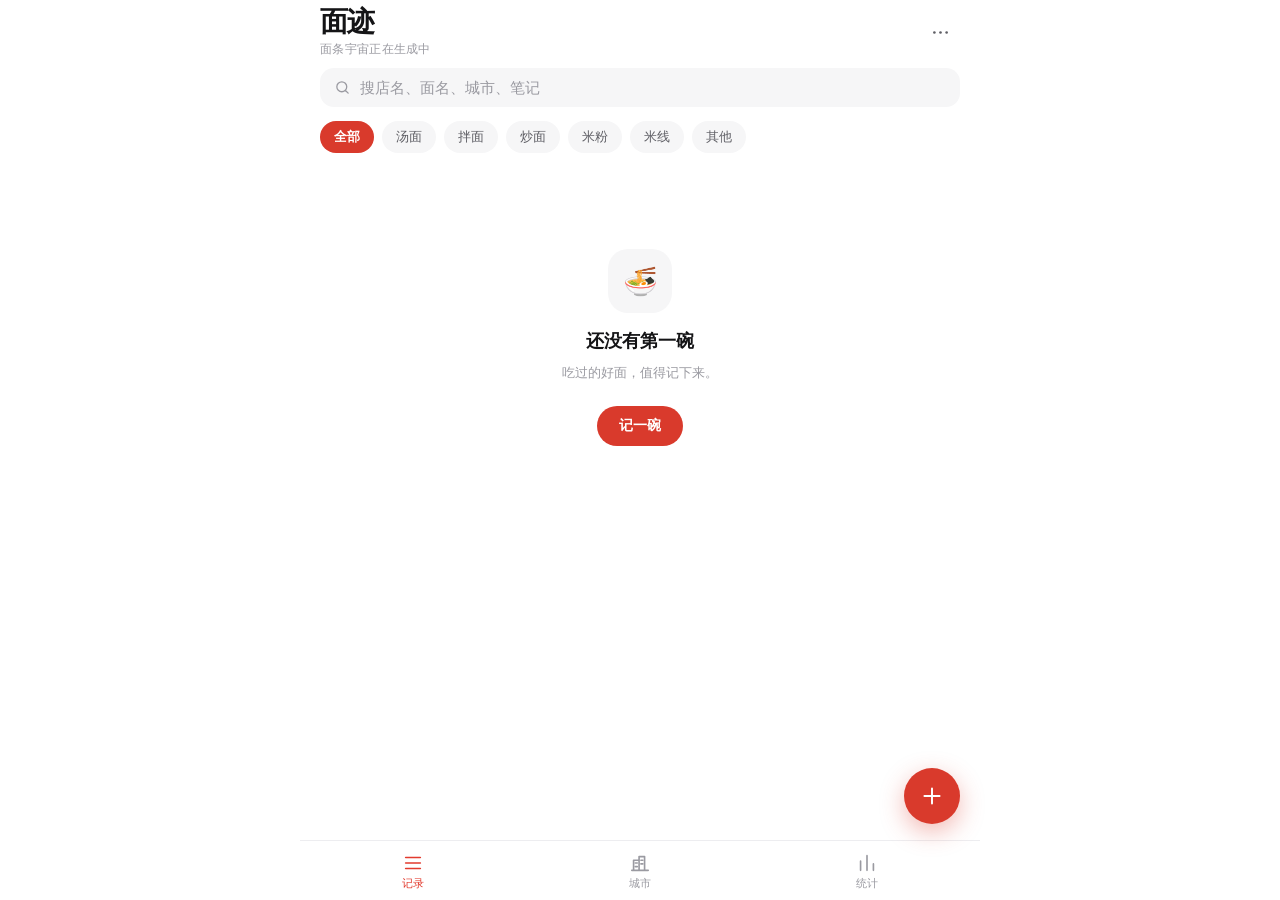
<file: index.html>
<!DOCTYPE html>
<html lang="zh-CN">
<head>
<meta charset="UTF-8">
<meta name="viewport" content="width=device-width, initial-scale=1, viewport-fit=cover">
<meta name="theme-color" content="#ffffff" media="(prefers-color-scheme: light)">
<meta name="theme-color" content="#0e0e0f" media="(prefers-color-scheme: dark)">
<meta name="apple-mobile-web-app-capable" content="yes">
<meta name="apple-mobile-web-app-status-bar-style" content="default">
<meta name="apple-mobile-web-app-title" content="面迹">
<title>面迹 · 面条宇宙正在生成中</title>
<link rel="manifest" href="manifest.webmanifest">
<link rel="apple-touch-icon" href="icons/apple-touch-icon.png">
<link rel="icon" href="icons/icon-192.png">
<link rel="stylesheet" href="styles.css">
</head>
<body>

<!-- Inline icons -->
<svg width="0" height="0" style="position:absolute" aria-hidden="true">
  <symbol id="i-bowl" viewBox="0 0 24 24">
    <path class="fill" d="M3.6 12.4h16.8c0 4.7-3.76 8.6-8.4 8.6s-8.4-3.9-8.4-8.6Z"/>
    <path d="M8 12.2c0-1.9 1.2-2.5 1.2-4.1M12 12.2c0-2.3 1.2-2.9 1.2-5M16 12.2c0-1.9 1.2-2.5 1.2-4.1"/>
    <path d="M14.3 10.6 20.2 4.7"/>
  </symbol>
  <symbol id="i-list" viewBox="0 0 24 24">
    <path d="M4 6h16M4 12h16M4 18h16"/>
  </symbol>
  <symbol id="i-city" viewBox="0 0 24 24">
    <path d="M3 20h18M5 20V9h6v11M11 20V5h6v15M7 12h2M7 16h2M13 9h2M13 13h2M17 10v10"/>
  </symbol>
  <symbol id="i-chart" viewBox="0 0 24 24">
    <path d="M5 20V10M12 20V4M19 20v-7"/>
  </symbol>
  <symbol id="i-plus" viewBox="0 0 24 24">
    <path d="M12 5v14M5 12h14"/>
  </symbol>
  <symbol id="i-search" viewBox="0 0 24 24">
    <circle cx="11" cy="11" r="7"/><path d="m20 20-3.5-3.5"/>
  </symbol>
  <symbol id="i-camera" viewBox="0 0 24 24">
    <path d="M4 8h3l1.5-2h7L17 8h3v11H4Z"/><circle cx="12" cy="13" r="3.5"/>
  </symbol>
  <symbol id="i-x" viewBox="0 0 24 24">
    <path d="m6 6 12 12M18 6 6 18"/>
  </symbol>
  <symbol id="i-more" viewBox="0 0 24 24">
    <circle cx="5" cy="12" r="1.5" class="dot"/><circle cx="12" cy="12" r="1.5" class="dot"/><circle cx="19" cy="12" r="1.5" class="dot"/>
  </symbol>
  <symbol id="i-trash" viewBox="0 0 24 24">
    <path d="M4 7h16M9 7V5h6v2M7 7l1 13h8l1-13"/>
  </symbol>
  <symbol id="i-share" viewBox="0 0 24 24">
    <path d="M12 15V4M8.5 7.5 12 4l3.5 3.5"/>
    <path d="M6 11H5v9h14v-9h-1"/>
  </symbol>
</svg>

<header class="topbar">
  <div class="brand">
    <div>
      <h1>面迹</h1>
      <p>面条宇宙正在生成中</p>
    </div>
  </div>
  <button class="icon-btn" id="btn-menu" aria-label="更多">
    <svg><use href="#i-more"/></svg>
  </button>
</header>

<main id="main">

  <!-- ===================== List ===================== -->
  <section class="view active" id="view-list">
    <div class="list-tools">
      <label class="search">
        <svg><use href="#i-search"/></svg>
        <input id="search" type="search" placeholder="搜店名、面名、城市、笔记" autocomplete="off">
      </label>
      <div class="filter-tabs" id="type-filter"></div>
      <div class="list-summary" id="list-summary"></div>
    </div>
    <div class="cards" id="cards"></div>
    <div class="empty" id="empty-list" hidden>
      <div class="empty-icon">🍜</div>
      <h2>还没有第一碗</h2>
      <p>吃过的好面，值得记下来。</p>
      <button class="btn primary" id="empty-add">记一碗</button>
    </div>
  </section>

  <!-- ===================== Cities ===================== -->
  <section class="view" id="view-city">
    <div class="city-wrap" id="city-list"></div>
  </section>

  <!-- ===================== Stats ===================== -->
  <section class="view" id="view-stats">
    <div class="stats" id="stats"></div>
  </section>

</main>

<nav class="tabbar" id="tabbar">
  <button data-view="list" class="active">
    <svg><use href="#i-list"/></svg><span>记录</span>
  </button>
  <button class="fab" id="btn-add" aria-label="记一碗">
    <svg><use href="#i-plus"/></svg>
  </button>
  <button data-view="city">
    <svg><use href="#i-city"/></svg><span>城市</span>
  </button>
  <button data-view="stats">
    <svg><use href="#i-chart"/></svg><span>统计</span>
  </button>
</nav>

<!-- ===================== Form sheet ===================== -->
<section class="sheet form-sheet" id="form-sheet" hidden>
  <header class="sheet-head">
    <button class="text-btn" id="form-cancel">取消</button>
    <h2 id="form-title">记一碗</h2>
    <button class="text-btn strong" id="form-save">保存</button>
  </header>

  <form id="record-form" class="form-body" autocomplete="off">
    <input type="hidden" id="f-id">

    <div class="photo-field">
      <input type="file" id="f-photo" accept="image/*" hidden>
      <button type="button" class="photo-add" id="photo-add">
        <svg><use href="#i-camera"/></svg>
        <span>拍一张，或从相册选</span>
      </button>
      <div class="photo-preview" id="photo-preview" hidden>
        <img id="photo-img" alt="">
        <button type="button" class="photo-remove" id="photo-remove" aria-label="移除照片">
          <svg><use href="#i-x"/></svg>
        </button>
      </div>
    </div>

    <div class="field">
      <label for="f-shop">店名 <em>必填</em></label>
      <input id="f-shop" type="text" placeholder="例：彬彬面馆" required>
    </div>

    <div class="field">
      <label for="f-dish">这碗面</label>
      <input id="f-dish" type="text" placeholder="例：红烧牛肉面">
    </div>

    <div class="field">
      <label>类型</label>
      <div class="chips" id="type-picker"></div>
      <div class="custom-type-row" id="custom-type-row" hidden>
        <input id="f-custom-type" type="text" maxlength="12" placeholder="新的分类，如：米皮、冷面">
        <button type="button" class="mini-btn" id="btn-custom-type">添加</button>
      </div>
    </div>

    <div class="field">
      <label for="f-tag-input">标签 <em>菜系、地域、印象</em></label>
      <div class="tag-selected" id="tag-selected"></div>
      <div class="input-with-btn">
        <input id="f-tag-input" type="text" maxlength="16" placeholder="例：兰州、清真、苍蝇馆子">
        <button type="button" class="mini-btn" id="btn-add-tag">添加</button>
      </div>
      <div class="tag-suggest" id="tag-suggest"></div>
    </div>

    <div class="field">
      <label>好吃程度 <span class="rating-label" id="rating-label"></span></label>
      <div class="rating-picker" id="rating-picker"></div>
    </div>

    <div class="field-row">
      <div class="field">
        <label for="f-price">价格（元）</label>
        <input id="f-price" type="number" inputmode="decimal" min="0" step="1" placeholder="0">
      </div>
      <div class="field">
        <label for="f-date">日期</label>
        <input id="f-date" type="date">
      </div>
    </div>

    <div class="field">
      <label for="f-city">城市 / 地点</label>
      <input id="f-city" type="text" placeholder="例：温州苍南">
    </div>

    <div class="field">
      <label for="f-notes">一句话感受</label>
      <textarea id="f-notes" rows="3" placeholder="汤头、面条、当时的心情……"></textarea>
    </div>

    <button type="button" class="danger-link" id="form-delete" hidden>
      <svg><use href="#i-trash"/></svg>删除这碗
    </button>
  </form>
</section>

<!-- ===================== Detail sheet ===================== -->
<section class="sheet detail-sheet" id="detail-sheet" hidden>
  <header class="sheet-head">
    <button class="text-btn" id="detail-close">返回</button>
    <h2>这一碗</h2>
    <button class="text-btn" id="detail-edit">编辑</button>
  </header>
  <div class="detail-body" id="detail-body"></div>
</section>

<!-- ===================== Poster sheet ===================== -->
<section class="sheet poster-sheet" id="poster-sheet" hidden>
  <header class="sheet-head">
    <button class="text-btn" id="poster-close">关闭</button>
    <h2>分享这碗</h2>
    <button class="text-btn strong" id="poster-share">分享</button>
  </header>
  <div class="poster-body">
    <img id="poster-img" alt="分享图">
  </div>
</section>

<!-- ===================== Menu sheet ===================== -->
<section class="sheet menu-sheet" id="menu-sheet" hidden>
  <div class="sheet-grab"></div>
  <h2>面迹</h2>
  <div class="menu-list">
    <button id="btn-export">导出备份（JSON）</button>
    <button id="btn-import">导入备份</button>
    <button id="btn-clear" class="danger">清空所有记录</button>
  </div>
  <p class="menu-note" id="menu-meta"></p>
  <p class="menu-note">所有记录只存在这台设备上。不会上传，也不会同步——换设备记得先导出。</p>
  <input type="file" id="import-file" accept="application/json,.json" hidden>
</section>

<div class="backdrop" id="backdrop" hidden></div>
<div class="toast" id="toast" hidden></div>

<script type="module" src="app.js"></script>
</body>
</html>
</file>
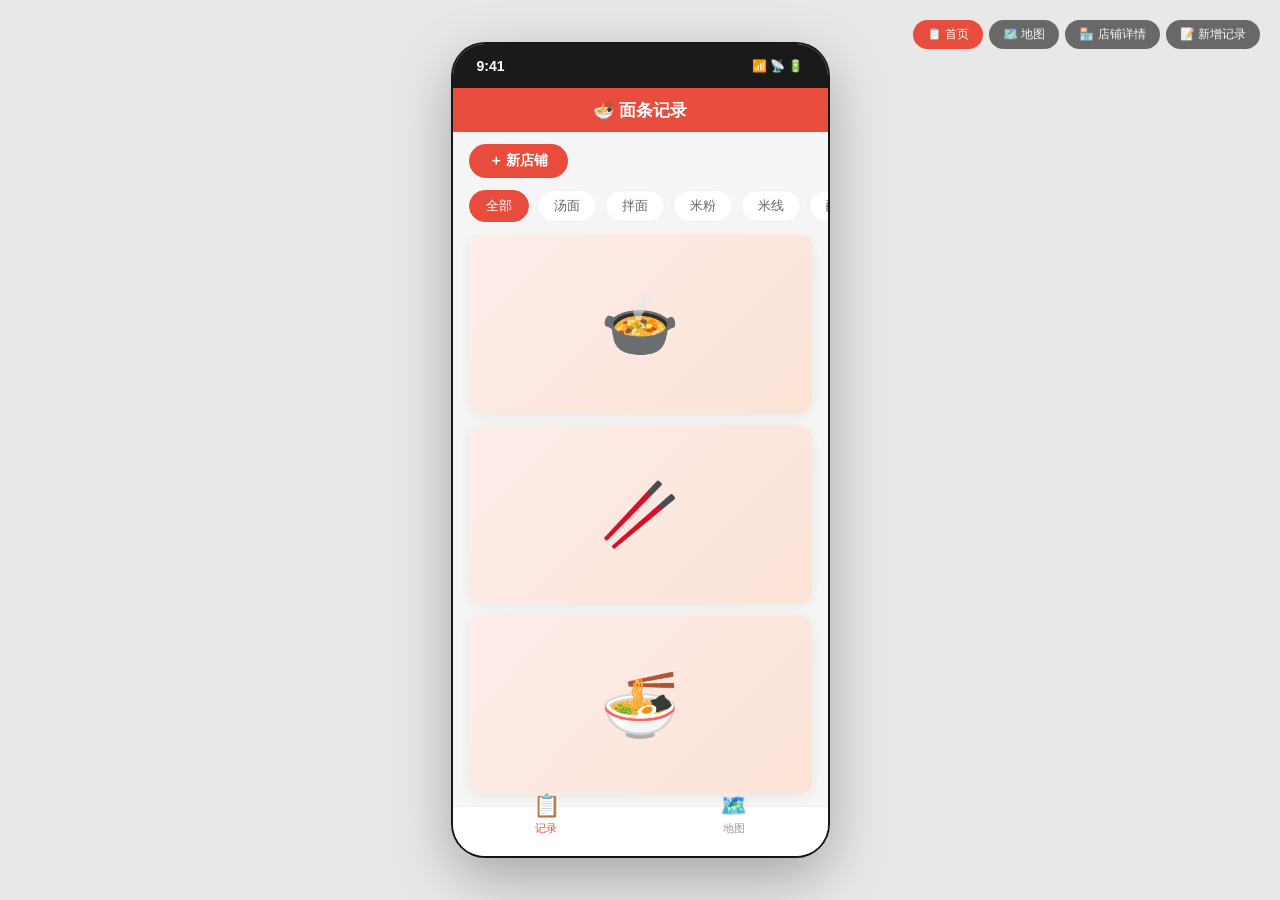
<file: mockup/index.html>
<!DOCTYPE html>
<html lang="zh-CN">
<head>
<meta charset="UTF-8">
<meta name="viewport" content="width=device-width, initial-scale=1.0">
<title>🍜 面条记录 — Mockup</title>
<style>
/* ============================================================
   Global Reset & Variables
   ============================================================ */
*, *::before, *::after { box-sizing: border-box; margin: 0; padding: 0; }

:root {
  --red:       #e74c3c;
  --red-light: #fdecea;
  --red-dark:  #c0392b;
  --orange:    #f39c12;
  --bg:        #f5f5f5;
  --card:      #ffffff;
  --text:      #2c2c2c;
  --text-2:    #666666;
  --text-3:    #999999;
  --border:    #f0f0f0;
  --shadow:    0 2px 12px rgba(0,0,0,0.06);
  --radius:    12px;
  --radius-sm: 8px;
  --nav-h:     44px;
  --tab-h:     50px;
  --safe-b:    34px;
}

body {
  font-family: -apple-system, BlinkMacSystemFont, "PingFang SC", "Helvetica Neue", sans-serif;
  background: #e8e8e8;
  display: flex;
  justify-content: center;
  align-items: center;
  min-height: 100vh;
  padding: 20px;
}

/* ============================================================
   Phone Frame
   ============================================================ */
.phone-frame {
  width: 375px;
  height: 812px;
  background: var(--bg);
  border-radius: 32px;
  overflow: hidden;
  box-shadow: 0 20px 60px rgba(0,0,0,0.3), 0 0 0 2px #1a1a1a;
  position: relative;
  display: flex;
  flex-direction: column;
}

/* Status Bar */
.status-bar {
  height: 44px;
  background: #1a1a1a;
  color: #fff;
  display: flex;
  justify-content: space-between;
  align-items: center;
  padding: 0 24px;
  font-size: 12px;
  font-weight: 600;
  flex-shrink: 0;
}
.status-bar .time { font-size: 14px; }
.status-bar .icons { display: flex; gap: 6px; }

/* Screen Container */
.screen { display: none; flex-direction: column; flex: 1; overflow: hidden; }
.screen.active { display: flex; }

/* ============================================================
   Nav Bar
   ============================================================ */
.nav-bar {
  height: var(--nav-h);
  background: var(--red);
  color: #fff;
  display: flex;
  align-items: center;
  justify-content: center;
  font-size: 17px;
  font-weight: 600;
  flex-shrink: 0;
  position: relative;
}
.nav-bar .back-btn {
  position: absolute; left: 12px;
  font-size: 20px; cursor: pointer;
  width: 32px; height: 32px;
  display: flex; align-items: center; justify-content: center;
}
.nav-bar .action-btn {
  position: absolute; right: 12px;
  font-size: 14px; cursor: pointer;
  padding: 4px 12px;
  border-radius: 16px;
  background: rgba(255,255,255,0.2);
}

/* ============================================================
   Tab Bar
   ============================================================ */
.tab-bar {
  height: var(--tab-h);
  background: #fff;
  display: flex;
  border-top: 1px solid var(--border);
  flex-shrink: 0;
  padding-bottom: var(--safe-b);
}
.tab-item {
  flex: 1;
  display: flex; flex-direction: column;
  align-items: center; justify-content: center;
  font-size: 11px; color: var(--text-3);
  cursor: pointer;
  transition: color 0.2s;
}
.tab-item.active { color: var(--red); }
.tab-item .tab-icon { font-size: 22px; margin-bottom: 2px; }

/* ============================================================
   Screen 1: Index — Record Timeline
   ============================================================ */

/* Header Actions */
.header-actions {
  display: flex; align-items: center;
  padding: 12px 16px; gap: 10px; flex-shrink: 0;
}
.btn-new-shop {
  background: var(--red); color: #fff;
  border: none; border-radius: 20px;
  padding: 8px 20px; font-size: 14px; font-weight: 600;
  cursor: pointer; white-space: nowrap;
  display: flex; align-items: center; gap: 4px;
}

/* Tag Filter */
.tag-filter {
  display: flex; gap: 8px;
  padding: 0 16px 12px; flex-shrink: 0;
  overflow-x: auto; -webkit-overflow-scrolling: touch;
}
.tag-filter::-webkit-scrollbar { display: none; }
.tag {
  padding: 6px 16px; border-radius: 16px;
  font-size: 13px; white-space: nowrap; cursor: pointer;
  background: #fff; color: var(--text-2);
  border: 1px solid var(--border);
  transition: all 0.2s;
}
.tag.active { background: var(--red); color: #fff; border-color: var(--red); }

/* Record List */
.record-list {
  flex: 1; overflow-y: auto;
  padding: 0 16px 12px;
  display: flex; flex-direction: column; gap: 12px;
}

/* Record Card */
.record-card {
  background: var(--card); border-radius: var(--radius);
  box-shadow: var(--shadow); overflow: hidden; cursor: pointer;
  transition: transform 0.15s;
}
.record-card:active { transform: scale(0.98); }
.record-card .card-img {
  width: 100%; height: 180px; object-fit: cover;
  background: linear-gradient(135deg, #fdecea, #fce4d6);
  display: flex; align-items: center; justify-content: center;
  font-size: 64px;
}
.record-card .card-body { padding: 12px 14px; }
.record-card .card-title {
  font-size: 16px; font-weight: 600; color: var(--text);
  display: flex; align-items: center; justify-content: space-between;
}
/* Bowl Rating */
.bowl-rating {
  display: flex; align-items: center; gap: 6px;
}
.bowl-icon {
  font-size: 20px; line-height: 1;
}
.bowl-label {
  font-size: 11px; font-weight: 600;
  padding: 2px 8px; border-radius: 10px;
}
.bowl-label.red  { background: #fdecea; color: #e74c3c; }
.bowl-label.yellow { background: #fef9e7; color: #e67e22; }
.bowl-label.green { background: #eafaf1; color: #27ae60; }
.record-card .card-meta {
  font-size: 12px; color: var(--text-3);
  margin-top: 4px; display: flex; gap: 8px;
}
.record-card .card-meta .shop { color: var(--red); }
.record-card .card-comment {
  font-size: 13px; color: var(--text-2);
  margin-top: 6px; line-height: 1.5;
  display: -webkit-box; -webkit-line-clamp: 2; -webkit-box-orient: vertical;
  overflow: hidden;
}

/* Empty State */
.empty-state {
  flex: 1; display: flex; flex-direction: column;
  align-items: center; justify-content: center;
  color: var(--text-3); gap: 12px;
}
.empty-state .empty-icon { font-size: 64px; }
.empty-state .empty-text { font-size: 15px; }

/* ============================================================
   Screen 2: Map
   ============================================================ */
.map-container {
  flex: 1; position: relative;
  background: #e8e4df;
  overflow: hidden;
}
.map-bg {
  width: 100%; height: 100%;
  /* Simulated map with grid */
  background:
    linear-gradient(#e0dcd6 1px, transparent 1px),
    linear-gradient(90deg, #e0dcd6 1px, transparent 1px),
    linear-gradient(#f0ece6 0%, #e8e4df 100%);
  background-size: 40px 40px, 40px 40px, 100% 100%;
  position: relative;
}

/* Map Markers */
.map-marker {
  position: absolute;
  display: flex; flex-direction: column; align-items: center;
  cursor: pointer;
  transform: translate(-12px, -36px);
}
.map-marker .pin {
  width: 28px; height: 36px;
  background: var(--red);
  border-radius: 50% 50% 50% 0;
  transform: rotate(-45deg);
  box-shadow: 2px 2px 8px rgba(231,76,60,0.4);
  display: flex; align-items: center; justify-content: center;
}
.map-marker .pin::after {
  content: '🍜';
  font-size: 14px;
  transform: rotate(45deg);
}
.map-marker .marker-label {
  font-size: 11px; font-weight: 600; color: var(--text);
  background: #fff; padding: 2px 8px; border-radius: 10px;
  box-shadow: 0 2px 6px rgba(0,0,0,0.15);
  white-space: nowrap; margin-top: -4px;
  position: relative; z-index: 2;
}

/* Map Search Bar */
.map-search {
  position: absolute; top: 12px; left: 12px; right: 60px;
  background: #fff; border-radius: 8px;
  padding: 10px 14px;
  font-size: 14px; color: var(--text-3);
  box-shadow: 0 2px 12px rgba(0,0,0,0.12);
  display: flex; align-items: center; gap: 6px;
}

/* Zoom Controls */
.zoom-controls {
  position: absolute; top: 12px; right: 12px;
  display: flex; flex-direction: column;
  background: #fff; border-radius: 8px;
  box-shadow: 0 2px 12px rgba(0,0,0,0.12);
  overflow: hidden;
}
.zoom-btn {
  width: 40px; height: 40px;
  border: none; background: #fff;
  font-size: 22px; cursor: pointer;
  display: flex; align-items: center; justify-content: center;
  color: #333; user-select: none;
  transition: background 0.15s;
}
.zoom-btn:active { background: #f0f0f0; }
.zoom-btn:first-child { border-bottom: 1px solid #eee; }
.zoom-level {
  position: absolute; top: 100px; right: 12px;
  background: rgba(0,0,0,0.6); color: #fff;
  font-size: 11px; padding: 4px 8px; border-radius: 10px;
  pointer-events: none;
}

/* Bottom Drawer */
.map-drawer {
  position: absolute; bottom: 0; left: 0; right: 0;
  background: #fff;
  border-radius: 20px 20px 0 0;
  box-shadow: 0 -4px 20px rgba(0,0,0,0.1);
  padding: 16px 20px;
  transform: translateY(0);
}
.map-drawer .drawer-handle {
  width: 36px; height: 4px; background: #ddd;
  border-radius: 2px; margin: 0 auto 12px;
}
.map-drawer .shop-name-row {
  display: flex; align-items: center; justify-content: space-between;
}
.map-drawer .shop-name { font-size: 18px; font-weight: 700; }
.map-drawer .shop-rating { font-size: 14px; color: var(--orange); }
.map-drawer .shop-addr { font-size: 13px; color: var(--text-2); margin-top: 4px; }
.map-drawer .shop-stats {
  font-size: 13px; color: var(--text-2); margin-top: 6px;
  display: flex; gap: 16px;
}
.map-drawer .btn-detail {
  margin-top: 12px; width: 100%; padding: 12px;
  background: var(--red); color: #fff;
  border: none; border-radius: 22px;
  font-size: 15px; font-weight: 600; cursor: pointer;
}

/* ============================================================
   Screen 3: Shop Detail
   ============================================================ */

/* Shop Header */
.shop-header {
  background: linear-gradient(135deg, var(--red), var(--red-dark));
  color: #fff; padding: 20px 16px; flex-shrink: 0;
}
.shop-header .shop-name-lg { font-size: 22px; font-weight: 700; }
.shop-header .shop-addr-row {
  font-size: 13px; opacity: 0.85; margin-top: 6px;
  display: flex; align-items: center; gap: 4px;
}
.shop-header .shop-tags {
  display: flex; gap: 6px; margin-top: 10px;
}
.shop-header .shop-tag {
  padding: 4px 12px; border-radius: 12px;
  font-size: 12px;
  background: rgba(255,255,255,0.2);
}
.shop-header .shop-stats-row {
  display: flex; gap: 20px; margin-top: 12px; font-size: 13px;
}

/* Add Record Bar */
.add-record-bar {
  padding: 12px 16px; flex-shrink: 0;
}
.btn-add-record {
  width: 100%; padding: 12px;
  border: 2px dashed var(--red);
  background: var(--red-light);
  color: var(--red);
  border-radius: var(--radius);
  font-size: 15px; font-weight: 600;
  cursor: pointer; display: flex;
  align-items: center; justify-content: center;
  gap: 6px;
}

/* ============================================================
   Screen 4: Record Form
   ============================================================ */

.form-scroll { flex: 1; overflow-y: auto; padding: 16px; }

/* Photo Grid */
.photo-grid {
  display: grid;
  grid-template-columns: repeat(3, 1fr);
  gap: 8px;
  margin-bottom: 20px;
}
.photo-item {
  aspect-ratio: 1;
  border-radius: var(--radius-sm);
  background: #f0f0f0;
  display: flex; align-items: center; justify-content: center;
  font-size: 28px; color: var(--text-3); cursor: pointer;
  border: 2px dashed #ddd;
  overflow: hidden;
}
.photo-item.has-img { border: none; }
.photo-item img {
  width: 100%; height: 100%; object-fit: cover;
}

/* Form Group */
.form-group { margin-bottom: 18px; }
.form-label {
  font-size: 13px; font-weight: 600; color: var(--text-2);
  margin-bottom: 6px; display: block;
}
.form-input {
  width: 100%; padding: 12px 14px;
  border: 1px solid #e0e0e0; border-radius: var(--radius-sm);
  font-size: 15px; background: #fafafa;
  transition: border-color 0.2s;
}
.form-input:focus { outline: none; border-color: var(--red); background: #fff; }

/* Bowl Picker */
.bowl-picker {
  display: flex; gap: 12px; align-items: center;
}
.bowl-picker .bowl-option {
  display: flex; flex-direction: column; align-items: center;
  gap: 4px; cursor: pointer; opacity: 0.4;
  transition: all 0.2s;
  padding: 8px 12px; border-radius: var(--radius-sm);
  border: 2px solid transparent;
}
.bowl-picker .bowl-option.selected {
  opacity: 1; border-color: currentColor;
}
.bowl-picker .bowl-option .bowl-emoji { font-size: 36px; }
.bowl-picker .bowl-option .bowl-text { font-size: 12px; font-weight: 600; }
.bowl-option.red  { color: #e74c3c; }
.bowl-option.yellow { color: #e67e22; }
.bowl-option.green { color: #27ae60; }
.bowl-option.red.selected  { background: #fdecea; }
.bowl-option.yellow.selected { background: #fef9e7; }
.bowl-option.green.selected { background: #eafaf1; }

/* Location Picker */
.location-picker {
  display: flex; align-items: center; gap: 10px;
  padding: 12px 14px;
  border: 1px solid #e0e0e0; border-radius: var(--radius-sm);
  background: #fafafa; cursor: pointer;
}
.location-picker .loc-icon { font-size: 20px; }
.location-picker .loc-text { font-size: 14px; color: var(--red); }

/* Submit Button */
.btn-submit {
  width: 100%; padding: 14px;
  background: var(--red); color: #fff;
  border: none; border-radius: 24px;
  font-size: 16px; font-weight: 700;
  cursor: pointer; margin-top: 8px;
  box-shadow: 0 4px 16px rgba(231,76,60,0.3);
}
.btn-submit:active { opacity: 0.9; }

/* ============================================================
   Screen Switcher (desktop only)
   ============================================================ */
.screen-switcher {
  position: fixed; top: 20px; right: 20px;
  display: flex; gap: 6px; z-index: 100;
  flex-wrap: wrap; justify-content: flex-end;
}
.switch-btn {
  padding: 6px 14px; border-radius: 16px;
  background: #333; color: #fff;
  border: none; font-size: 12px; cursor: pointer;
  opacity: 0.7; transition: opacity 0.2s;
}
.switch-btn:hover, .switch-btn.on { opacity: 1; }
.switch-btn.on { background: var(--red); }
</style>
</head>
<body>

<!-- Screen Switcher -->
<div class="screen-switcher">
  <button class="switch-btn on" onclick="showScreen('index')">📋 首页</button>
  <button class="switch-btn" onclick="showScreen('map')">🗺️ 地图</button>
  <button class="switch-btn" onclick="showScreen('shop-detail')">🏪 店铺详情</button>
  <button class="switch-btn" onclick="showScreen('record-form')">📝 新增记录</button>
</div>

<!-- Phone Frame -->
<div class="phone-frame">

  <!-- Status Bar -->
  <div class="status-bar">
    <span class="time">9:41</span>
    <span class="icons">📶 📡 🔋</span>
  </div>

  <!-- ==========================================================
       Screen 1: Index — 记录时间线
       ========================================================== -->
  <div class="screen active" id="screen-index">
    <div class="nav-bar">🍜 面条记录</div>

    <!-- Header -->
    <div class="header-actions">
      <button class="btn-new-shop" onclick="showScreen('shop-form')">＋ 新店铺</button>
    </div>

    <!-- Tag Filter -->
    <div class="tag-filter">
      <span class="tag active">全部</span>
      <span class="tag">汤面</span>
      <span class="tag">拌面</span>
      <span class="tag">米粉</span>
      <span class="tag">米线</span>
      <span class="tag">酸辣</span>
    </div>

    <!-- Record List -->
    <div class="record-list">
      <!-- Card 1 -->
      <div class="record-card" onclick="showScreen('shop-detail')">
        <div class="card-img">🍲</div>
        <div class="card-body">
          <div class="card-title">
            <span>红烧牛肉面</span>
            <span class="bowl-rating"><span class="bowl-icon">🔴</span><span class="bowl-label red">绝好吃</span></span>
          </div>
          <div class="card-meta">
            <span class="shop">@彬彬面馆</span>
            <span>2026-07-15</span>
            <span>¥22</span>
          </div>
          <p class="card-comment">牛肉炖得软烂入味，汤头浓郁鲜香，面条筋道。老板娘很热情，还送了一碟小菜。</p>
        </div>
      </div>

      <!-- Card 2 -->
      <div class="record-card" onclick="showScreen('shop-detail')">
        <div class="card-img">🥢</div>
        <div class="card-body">
          <div class="card-title">
            <span>猪油拌面</span>
            <span class="bowl-rating"><span class="bowl-icon">🔴</span><span class="bowl-label red">绝好吃</span></span>
          </div>
          <div class="card-meta">
            <span class="shop">@美味斋</span>
            <span>2026-07-10</span>
            <span>¥12</span>
          </div>
          <p class="card-comment">猪油香气扑鼻，搭配脆哨和酸豆角，每一口都层次丰富。苍蝇馆子天花板！</p>
        </div>
      </div>

      <!-- Card 3 -->
      <div class="record-card" onclick="showScreen('shop-detail')">
        <div class="card-img">🍜</div>
        <div class="card-body">
          <div class="card-title">
            <span>螺蛳粉</span>
            <span class="bowl-rating"><span class="bowl-icon">🟡</span><span class="bowl-label yellow">推荐</span></span>
          </div>
          <div class="card-meta">
            <span class="shop">@柳州螺蛳粉</span>
            <span>2026-06-28</span>
            <span>¥18</span>
          </div>
          <p class="card-comment">酸笋够味，辣度适中。米粉Q弹但汤底略咸，下次让老板少放盐。</p>
        </div>
      </div>
    </div>

    <!-- Tab Bar -->
    <div class="tab-bar">
      <div class="tab-item active">
        <span class="tab-icon">📋</span> 记录
      </div>
      <div class="tab-item" onclick="showScreen('map')">
        <span class="tab-icon">🗺️</span> 地图
      </div>
    </div>
  </div>

  <!-- ==========================================================
       Screen 2: Map — 店铺标记
       ========================================================== -->
  <div class="screen" id="screen-map">
    <div class="nav-bar">🗺️ 美食地图</div>

    <div class="map-container">
      <div class="map-bg" id="mapBg">
        <!-- China shape outline (simplified) -->
        <svg style="position:absolute;top:0;left:0;width:100%;height:100%;" viewBox="0 0 375 680">
          <!-- Grid lines for map feel -->
          <defs>
            <pattern id="grid" width="60" height="60" patternUnits="userSpaceOnUse">
              <path d="M 60 0 L 0 0 0 60" fill="none" stroke="#ddd" stroke-width="0.5"/>
            </pattern>
          </defs>
          <rect width="375" height="680" fill="url(#grid)"/>
          <!-- Simplified China outline -->
          <path d="M80,100 Q120,70 180,80 Q220,85 270,90 Q310,100 320,130 Q330,160 310,200 Q290,230 260,260 Q240,280 250,310 Q260,340 240,370 Q220,400 230,440 Q235,470 210,500 Q180,530 160,510 Q140,490 120,460 Q100,430 90,380 Q80,330 70,280 Q60,220 65,160 Q70,120 80,100Z"
                fill="none" stroke="#ccc" stroke-width="2" stroke-dasharray="8,4"/>
          <!-- Province hint lines -->
          <line x1="180" y1="200" x2="250" y2="260" stroke="#e8e4df" stroke-width="1"/>
          <line x1="150" y1="300" x2="220" y2="300" stroke="#e8e4df" stroke-width="1"/>
        </svg>

        <!-- City labels -->
        <div style="position:absolute;top:170px;left:60px;font-size:10px;color:#bbb;font-weight:600;">北京</div>
        <div style="position:absolute;top:230px;left:170px;font-size:10px;color:#bbb;font-weight:600;">上海</div>
        <div style="position:absolute;top:330px;left:110px;font-size:10px;color:#bbb;font-weight:600;">成都</div>

        <!-- Markers — scattered across the "country" -->
        <!-- 彬彬面馆 — 温州区域 -->
        <div class="map-marker" style="top:240px; left:185px;">
          <div class="pin"></div>
          <div class="marker-label">彬彬面馆</div>
        </div>
        <!-- 美味斋 — 成都区域 -->
        <div class="map-marker" style="top:340px; left:100px;">
          <div class="pin"></div>
          <div class="marker-label">美味斋</div>
        </div>
        <!-- 柳州螺蛳粉 — 南方 -->
        <div class="map-marker" style="top:420px; left:155px;">
          <div class="pin"></div>
          <div class="marker-label">柳州螺蛳粉</div>
        </div>
        <!-- 志枝饭店 — 北京区域 -->
        <div class="map-marker" style="top:155px; left:160px;">
          <div class="pin" style="background:#f39c12;"></div>
          <div class="marker-label">志枝饭店</div>
        </div>
        <!-- 海味大酒店 — 上海附近 -->
        <div class="map-marker" style="top:235px; left:195px;">
          <div class="pin"></div>
          <div class="marker-label">海味大酒店</div>
        </div>
      </div>

      <!-- Search -->
      <div class="map-search">🔍 搜索店铺...</div>

      <!-- Zoom Controls -->
      <div class="zoom-controls">
        <button class="zoom-btn" onclick="zoomIn()">＋</button>
        <button class="zoom-btn" onclick="zoomOut()">－</button>
      </div>
      <div class="zoom-level" id="zoomLevel">缩放 5级 · 全国</div>

      <!-- Drawer -->
      <div class="map-drawer">
        <div class="drawer-handle"></div>
        <div class="shop-name-row">
          <span class="shop-name">彬彬面馆</span>
        </div>
        <div class="shop-addr">📍 浙江省温州市苍南县灵溪镇</div>
        <div class="shop-stats">
          <span>3 条记录</span>
          <span>·</span>
          <span>最近: 2026-07-15</span>
        </div>
        <button class="btn-detail" onclick="showScreen('shop-detail')">查看详情 →</button>
      </div>
    </div>

    <!-- Tab Bar -->
    <div class="tab-bar">
      <div class="tab-item" onclick="showScreen('index')">
        <span class="tab-icon">📋</span> 记录
      </div>
      <div class="tab-item active">
        <span class="tab-icon">🗺️</span> 地图
      </div>
    </div>
  </div>

  <!-- ==========================================================
       Screen 3: Shop Detail — 店铺详情
       ========================================================== -->
  <div class="screen" id="screen-shop-detail">
    <div class="nav-bar">
      <span class="back-btn" onclick="showScreen('index')">←</span>
      彬彬面馆
      <span class="action-btn">✏️ 编辑</span>
    </div>

    <!-- Shop Header -->
    <div class="shop-header">
      <div class="shop-name-lg">🍜 彬彬面馆</div>
      <div class="shop-addr-row">📍 浙江省温州市苍南县灵溪镇江湾路128号</div>
      <div class="shop-tags">
        <span class="shop-tag">面馆</span>
        <span class="shop-tag">早餐</span>
        <span class="shop-tag">苍南</span>
      </div>
      <div class="shop-stats-row">
        <span>📊 3条记录</span>
        <span>📅 最近 07-15</span>
      </div>
    </div>

    <!-- Add Record -->
    <div class="add-record-bar">
      <button class="btn-add-record" onclick="showScreen('record-form')">＋ 添加面条记录</button>
    </div>

    <!-- Records -->
    <div class="record-list" style="padding-top:0;">
      <div class="record-card">
        <div class="card-img">🍲</div>
        <div class="card-body">
          <div class="card-title"><span>红烧牛肉面</span><span class="bowl-rating"><span class="bowl-icon">🔴</span><span class="bowl-label red">绝好吃</span></span></div>
          <div class="card-meta"><span>2026-07-15</span><span>¥22</span></div>
          <p class="card-comment">牛肉炖得软烂入味，汤头浓郁鲜香，面条筋道。</p>
        </div>
      </div>
      <div class="record-card">
        <div class="card-img">🥟</div>
        <div class="card-body">
          <div class="card-title"><span>煎饺</span><span class="bowl-rating"><span class="bowl-icon">🟢</span><span class="bowl-label green">一般</span></span></div>
          <div class="card-meta"><span>2026-06-20</span><span>¥10</span></div>
          <p class="card-comment">皮薄馅大，底部煎得金黄酥脆，蘸醋吃绝了。</p>
        </div>
      </div>
    </div>
  </div>

  <!-- ==========================================================
       Screen 4: Record Form — 新增记录
       ========================================================== -->
  <div class="screen" id="screen-record-form">
    <div class="nav-bar">
      <span class="back-btn" onclick="showScreen('index')">✕</span>
      添加记录 @彬彬面馆
    </div>

    <div class="form-scroll">
      <!-- Photos -->
      <div class="form-group">
        <label class="form-label">📷 照片（最多9张）</label>
        <div class="photo-grid">
          <div class="photo-item has-img" onclick="addPhoto()">
            <span>🍜</span>
          </div>
          <div class="photo-item has-img" style="background:linear-gradient(135deg,#fdecea,#fce4d6);">
            <span>🥢</span>
          </div>
          <div class="photo-item" onclick="addPhoto()">
            <span>+</span>
          </div>
        </div>
      </div>

      <!-- Dish Name -->
      <div class="form-group">
        <label class="form-label">🍽️ 面条名称</label>
        <input class="form-input" type="text" placeholder="例：红烧牛肉面" value="红烧牛肉面">
      </div>

      <!-- Bowl Rating -->
      <div class="form-group">
        <label class="form-label">🍜 好吃程度</label>
        <div class="bowl-picker" id="bowl-picker">
          <div class="bowl-option red selected" data-bowl="red" onclick="pickBowl('red')">
            <span class="bowl-emoji">🔴</span>
            <span class="bowl-text">绝好吃</span>
          </div>
          <div class="bowl-option yellow" data-bowl="yellow" onclick="pickBowl('yellow')">
            <span class="bowl-emoji">🟡</span>
            <span class="bowl-text">推荐</span>
          </div>
          <div class="bowl-option green" data-bowl="green" onclick="pickBowl('green')">
            <span class="bowl-emoji">🟢</span>
            <span class="bowl-text">一般</span>
          </div>
        </div>
      </div>

      <!-- Price -->
      <div class="form-group">
        <label class="form-label">💰 价格（元）</label>
        <input class="form-input" type="number" placeholder="0" value="22" style="width:120px;">
      </div>

      <!-- Comment -->
      <div class="form-group">
        <label class="form-label">💬 评价</label>
        <input class="form-input" type="text" placeholder="味道如何？有什么特别的？" value="牛肉炖得软烂入味，汤头浓郁鲜香" style="min-height:80px;">
      </div>

      <!-- Submit -->
      <button class="btn-submit" onclick="showScreen('index')">💾 保存记录</button>
    </div>
  </div>

</div><!-- /phone-frame -->

<script>
// ============================================================
// Screen switching
// ============================================================
function showScreen(name) {
  document.querySelectorAll('.screen').forEach(s => s.classList.remove('active'));
  const target = document.getElementById('screen-' + name);
  if (target) target.classList.add('active');

  // Update switcher buttons
  document.querySelectorAll('.switch-btn').forEach(b => b.classList.remove('on'));
  const btn = document.querySelector(`.switch-btn[onclick="showScreen('${name}')"]`);
  if (btn) btn.classList.add('on');

  // Update tab indicators inside screens
  document.querySelectorAll('.tab-item').forEach(t => t.classList.remove('active'));
  if (name === 'index') {
    const tab = document.querySelector('#screen-index .tab-item:first-child');
    if (tab) tab.classList.add('active');
  } else if (name === 'map') {
    const tab = document.querySelector('#screen-map .tab-item:last-child');
    if (tab) tab.classList.add('active');
  }
}

// ============================================================
// Bowl picker interaction
// ============================================================
function pickBowl(color) {
  const picker = document.getElementById('bowl-picker');
  if (!picker) return;
  picker.querySelectorAll('.bowl-option').forEach(o => o.classList.remove('selected'));
  const chosen = picker.querySelector(`.bowl-option.${color}`);
  if (chosen) chosen.classList.add('selected');
}

// ============================================================
// Map zoom simulation
// ============================================================
let zoomLevel = 5;
const zoomLabels = {
  3: '缩放 3级 · 全国',
  4: '缩放 4级 · 全国',
  5: '缩放 5级 · 全国',
  6: '缩放 6级 · 省份',
  7: '缩放 7级 · 省份',
  8: '缩放 8级 · 城市',
  9: '缩放 9级 · 城市',
  10: '缩放 10级 · 城区',
  11: '缩放 11级 · 城区',
  12: '缩放 12级 · 街道',
  13: '缩放 13级 · 街道',
  14: '缩放 14级 · 街道',
  15: '缩放 15级 · 建筑',
  16: '缩放 16级 · 建筑',
  17: '缩放 17级 · 建筑',
  18: '缩放 18级 · 详细',
};

function zoomIn() {
  if (zoomLevel < 18) zoomLevel++;
  updateZoom();
}

function zoomOut() {
  if (zoomLevel > 3) zoomLevel--;
  updateZoom();
}

function updateZoom() {
  const label = document.getElementById('zoomLevel');
  const mapBg = document.getElementById('mapBg');
  if (!label || !mapBg) return;

  label.textContent = zoomLabels[zoomLevel] || `缩放 ${zoomLevel}级`;

  // Simulate zoom by scaling the markers and grid
  const scale = Math.pow(1.5, zoomLevel - 5); // relative to default level 5
  const markers = mapBg.querySelectorAll('.map-marker');
  markers.forEach(m => {
    m.style.transform = `translate(-12px, -36px) scale(${scale})`;
  });
}
document.querySelectorAll('.tag-filter .tag').forEach(tag => {
  tag.addEventListener('click', function() {
    this.parentElement.querySelectorAll('.tag').forEach(t => t.classList.remove('active'));
    this.classList.add('active');
  });
});

// ============================================================
// Photo add interaction (mock)
// ============================================================
function addPhoto() {
  // Simulate adding a photo - just flash the element
  const grid = document.querySelector('.photo-grid');
  const addBtn = grid?.querySelector('.photo-item:not(.has-img)');
  if (addBtn) {
    addBtn.classList.add('has-img');
    addBtn.innerHTML = '<span>🍲</span>';
  }
}
</script>

</body>
</html>
</file>
<file: styles.css>
/* ============================================================
   面迹 · modern
   ============================================================ */

*, *::before, *::after { box-sizing: border-box; margin: 0; padding: 0; }

[hidden] { display: none !important; }

:root {
  --bg:          #ffffff;
  --card-bg:     #ffffff;
  --surface:     #f6f6f7;
  --surface-2:   #ececef;
  --ink:         #141416;
  --ink-2:       #5e5e64;
  --ink-3:       #9a9aa1;
  --line:        #ededf0;
  --red:         #e23b2e;
  --red-btn:     #d93a2c;
  --red-press:   #c92f24;
  --red-soft:    #fdecea;
  --on-red:      #ffffff;
  --tab-bg:      rgba(255, 255, 255, .9);
  --shadow:      0 1px 2px rgba(20, 20, 22, .04), 0 8px 24px rgba(20, 20, 22, .05);

  --sans: -apple-system, BlinkMacSystemFont, "SF Pro Text", "PingFang SC", "Hiragino Sans GB", "Helvetica Neue", Arial, sans-serif;

  --top-h:      64px;
  --tab-h:      60px;
  --safe-t:     env(safe-area-inset-top, 0px);
  --safe-b:     env(safe-area-inset-bottom, 0px);

  color-scheme: light dark;
}

@media (prefers-color-scheme: dark) {
  :root {
    --bg:        #0e0e0f;
    --card-bg:   #19191b;
    --surface:   #19191b;
    --surface-2: #262629;
    --ink:       #f4f4f6;
    --ink-2:     #b2b2b9;
    --ink-3:     #7c7c83;
    --line:      #2a2a2d;
    --red:       #ff6b5b;
    --red-btn:   #d93a2c;
    --red-press: #c92f24;
    --red-soft:  #2c1a17;
    --on-red:    #ffffff;
    --tab-bg:    rgba(14, 14, 15, .88);
    --shadow:    0 1px 2px rgba(0, 0, 0, .3), 0 8px 24px rgba(0, 0, 0, .26);
  }
}

html, body { height: 100%; }

body {
  font-family: var(--sans);
  background: var(--bg);
  color: var(--ink);
  display: flex;
  flex-direction: column;
  overflow: hidden;
  -webkit-font-smoothing: antialiased;
  -webkit-tap-highlight-color: transparent;
}

svg { display: block; }
svg use, svg path, svg circle, svg line, svg rect {
  fill: none;
  stroke: currentColor;
  stroke-width: 1.8;
  stroke-linecap: round;
  stroke-linejoin: round;
}
svg .dot { fill: currentColor; stroke: none; }
svg .fill { fill: currentColor; stroke: none; }

button { font: inherit; color: inherit; background: none; border: none; cursor: pointer; }
input, textarea { font: inherit; color: inherit; }

/* ---------------- Top bar ---------------- */

.topbar {
  height: calc(var(--top-h) + var(--safe-t));
  padding: var(--safe-t) 20px 0;
  display: flex;
  align-items: center;
  justify-content: space-between;
  flex-shrink: 0;
  background: var(--bg);
  z-index: 20;
}

.brand h1 {
  font-size: 28px;
  font-weight: 700;
  letter-spacing: -.6px;
  line-height: 1.1;
}
.brand p {
  margin-top: 4px;
  font-size: 11.5px;
  color: var(--ink-3);
  letter-spacing: .3px;
}

.icon-btn {
  width: 40px; height: 40px;
  display: grid; place-items: center;
  border-radius: 50%;
  color: var(--ink-2);
  transition: background .15s;
}
.icon-btn svg { width: 21px; height: 21px; }
.icon-btn:active { background: var(--surface); color: var(--ink); }

/* ---------------- Main / views ---------------- */

#main { flex: 1; min-height: 0; position: relative; }

.view {
  display: none;
  height: 100%;
  overflow-y: auto;
  overflow-x: hidden;
  -webkit-overflow-scrolling: touch;
  padding-bottom: calc(var(--tab-h) + var(--safe-b) + 28px);
}
.view.active { display: block; }

/* ---------------- List tools ---------------- */

.list-tools { padding: 4px 20px 0; }

.search {
  display: flex; align-items: center; gap: 9px;
  padding: 11px 14px;
  border-radius: 14px;
  background: var(--surface);
  color: var(--ink-3);
  transition: box-shadow .15s, background .15s;
}
.search:focus-within {
  background: var(--bg);
  box-shadow: 0 0 0 2px var(--red-soft), 0 0 0 3px var(--red);
}
.search svg { width: 17px; height: 17px; flex-shrink: 0; stroke-width: 1.8; }
.search input {
  flex: 1; border: none; outline: none; background: none;
  font-size: 15px; color: var(--ink); padding: 0;
}
.search input::placeholder { color: var(--ink-3); }
.search input::-webkit-search-cancel-button { -webkit-appearance: none; }

.filter-tabs {
  display: flex;
  gap: 8px;
  overflow-x: auto;
  margin-top: 14px;
  scrollbar-width: none;
}
.filter-tabs::-webkit-scrollbar { display: none; }

.filter-tab {
  flex-shrink: 0;
  padding: 7px 14px;
  border-radius: 999px;
  background: var(--surface);
  color: var(--ink-2);
  font-size: 13px;
  font-weight: 500;
  transition: background .15s, color .15s;
}
.filter-tab.active {
  background: var(--red-btn);
  color: var(--on-red);
  font-weight: 600;
}

.list-summary {
  padding: 14px 2px 2px;
  font-size: 12px;
  color: var(--ink-3);
}

/* ---------------- Feed ---------------- */

.cards { padding: 0 20px 8px; }

.month-title {
  display: flex;
  align-items: center;
  gap: 8px;
  padding: 22px 2px 10px;
  font-size: 15px;
  font-weight: 700;
  color: var(--ink);
}
.month-title::before {
  content: "";
  width: 6px; height: 6px;
  border-radius: 2px;
  background: var(--red);
  flex-shrink: 0;
}
.month-title span {
  font-weight: 500;
  color: var(--ink-3);
}

.entries { display: flex; flex-direction: column; gap: 14px; }

.entry {
  background: var(--card-bg);
  border: 1px solid var(--line);
  border-radius: 20px;
  overflow: hidden;
  box-shadow: var(--shadow);
  cursor: pointer;
  transition: transform .16s ease, box-shadow .16s ease;
}
.entry:active {
  transform: scale(.985);
  box-shadow: 0 1px 2px rgba(20, 20, 22, .05);
}

.entry-media {
  height: 200px;
  background-color: var(--surface-2);
  background-size: cover;
  background-position: center;
  display: grid;
  place-items: center;
  overflow: hidden;
}
.entry-media.no-photo {
  background-image: linear-gradient(135deg, #fff1ef, #f6f6f7);
}
@media (prefers-color-scheme: dark) {
  .entry-media.no-photo { background-image: linear-gradient(135deg, #241817, #1b1b1d); }
}
.entry-emoji { font-size: 52px; opacity: .92; }

.entry-body { padding: 15px 17px 18px; }

.entry-top {
  display: flex;
  align-items: center;
  justify-content: space-between;
  gap: 10px;
}
.entry-date {
  font-size: 12px;
  font-weight: 600;
  color: var(--ink-3);
}
.entry-date .wd {
  font-weight: 400;
  margin-left: 6px;
}

.entry-head { margin-top: 4px; }
.entry-title {
  font-size: 21px;
  font-weight: 700;
  line-height: 1.3;
  letter-spacing: -.3px;
}

.entry-meta {
  display: flex;
  flex-wrap: wrap;
  align-items: center;
  gap: 6px;
  margin-top: 6px;
  font-size: 13px;
  color: var(--ink-2);
}
.entry-meta .dot { color: var(--ink-3); }

.entry-tags {
  display: flex;
  flex-wrap: wrap;
  gap: 6px;
  margin-top: 10px;
}
.entry-tag {
  padding: 3px 9px;
  border-radius: 999px;
  background: var(--surface);
  color: var(--ink-2);
  font-size: 11.5px;
}

.entry-note {
  margin-top: 10px;
  font-size: 13.5px;
  line-height: 1.65;
  color: var(--ink-2);
  display: -webkit-box;
  -webkit-line-clamp: 2;
  -webkit-box-orient: vertical;
  overflow: hidden;
}

.bowls { display: inline-flex; align-items: center; gap: 2.5px; }
.bowls svg { width: 12px; height: 12px; color: var(--surface-2); }
.bowls svg.on { color: var(--red); }

/* ---------------- Empty ---------------- */

.empty {
  display: flex; flex-direction: column; align-items: center; justify-content: center;
  text-align: center; gap: 8px;
  padding: 72px 32px;
  color: var(--ink-3);
}
.empty-icon {
  width: 64px; height: 64px;
  display: grid; place-items: center;
  border-radius: 20px;
  background: var(--surface);
  font-size: 28px;
  margin-bottom: 8px;
}
.empty h2 {
  font-size: 18px;
  font-weight: 700;
  color: var(--ink);
}
.empty p { font-size: 13px; line-height: 1.8; }
.empty .btn { margin-top: 14px; }

/* ---------------- Buttons ---------------- */

.btn {
  padding: 11px 22px;
  border-radius: 999px;
  background: var(--surface);
  font-size: 14px;
  font-weight: 600;
}
.btn:active { opacity: .8; }
.btn.primary {
  background: var(--red-btn);
  color: var(--on-red);
}

/* ---------------- Tab bar ---------------- */

.tabbar {
  position: relative;
  flex-shrink: 0;
  height: calc(var(--tab-h) + var(--safe-b));
  padding-bottom: var(--safe-b);
  background: var(--tab-bg);
  border-top: 1px solid var(--line);
  backdrop-filter: saturate(180%) blur(20px);
  -webkit-backdrop-filter: saturate(180%) blur(20px);
  display: grid;
  grid-template-columns: repeat(3, 1fr);
  align-items: center;
  z-index: 30;
}
.tabbar > button:not(.fab) {
  display: flex; flex-direction: column; align-items: center; gap: 3px;
  color: var(--ink-3);
  font-size: 10.5px;
  font-weight: 500;
  padding-top: 2px;
  transition: color .15s;
}
.tabbar > button:not(.fab) svg { width: 22px; height: 22px; stroke-width: 1.7; }
.tabbar > button:not(.fab).active { color: var(--red); }

.fab {
  position: fixed;
  right: max(20px, calc(50% - 320px));
  bottom: calc(var(--tab-h) + var(--safe-b) + 16px);
  width: 56px; height: 56px;
  display: grid; place-items: center;
  background: var(--red-btn);
  color: var(--on-red);
  border-radius: 50%;
  box-shadow: 0 8px 24px rgba(217, 58, 44, .35), 0 0 0 5px var(--bg);
  z-index: 31;
  transition: transform .12s;
}
.fab:active { transform: scale(.94); }
.fab svg { width: 26px; height: 26px; stroke-width: 2; }

/* ---------------- Sheets ---------------- */

.sheet {
  position: fixed; inset: 0; z-index: 60;
  background: var(--bg);
  display: flex; flex-direction: column;
  animation: slide-up .26s cubic-bezier(.22,.8,.3,1);
}
.sheet[hidden] { display: none; }
@keyframes slide-up { from { transform: translateY(100%); } to { transform: translateY(0); } }

.sheet-head {
  height: calc(54px + var(--safe-t));
  padding: var(--safe-t) 14px 0;
  display: flex; align-items: center; justify-content: space-between;
  background: var(--bg);
  border-bottom: 1px solid var(--line);
  flex-shrink: 0;
}
.sheet-head h2 {
  font-size: 17px;
  font-weight: 700;
}
.text-btn { font-size: 15px; color: var(--ink-2); padding: 8px 6px; }
.text-btn.strong { color: var(--red); font-weight: 600; }

.form-body {
  flex: 1; overflow-y: auto;
  padding: 22px 20px calc(32px + var(--safe-b));
  -webkit-overflow-scrolling: touch;
}

.field { margin-bottom: 20px; }
.field > label {
  display: flex; align-items: baseline; justify-content: space-between;
  font-size: 13px;
  font-weight: 600;
  color: var(--ink-2);
  margin-bottom: 8px;
}
.field > label em {
  font-style: normal; font-weight: 400; color: var(--ink-3);
  font-size: 11px;
}
.field input, .field textarea {
  width: 100%;
  padding: 12px 14px;
  background: var(--surface);
  border: 1px solid transparent;
  border-radius: 12px;
  font-size: 16px;
  outline: none;
  transition: background .15s, border-color .15s, box-shadow .15s;
  -webkit-appearance: none;
  appearance: none;
}
.field input:focus, .field textarea:focus {
  background: var(--bg);
  border-color: var(--red);
  box-shadow: 0 0 0 3px var(--red-soft);
}
.field textarea {
  resize: none;
  line-height: 1.65;
}
.field input::placeholder, .field textarea::placeholder {
  color: var(--ink-3);
}
.field input[type="date"] { min-height: 46px; }

.field-row { display: grid; grid-template-columns: 1fr 1fr; gap: 12px; }

.mini-btn {
  flex-shrink: 0;
  display: flex; align-items: center; gap: 4px;
  padding: 10px 14px;
  border-radius: 10px;
  background: var(--red-soft);
  color: var(--red);
  font-size: 13px;
  font-weight: 600;
  white-space: nowrap;
}
.mini-btn svg { width: 14px; height: 14px; stroke-width: 1.8; }
.mini-btn:active { opacity: .7; }

/* Photo */

.photo-field { margin-bottom: 22px; }
.photo-add {
  width: 100%; height: 150px;
  border: 1.5px dashed var(--line);
  border-radius: 16px;
  background: var(--surface);
  color: var(--ink-3);
  display: flex; flex-direction: column; align-items: center; justify-content: center;
  gap: 9px;
  font-size: 13px;
}
.photo-add svg { width: 26px; height: 26px; stroke-width: 1.6; }
.photo-add:active { border-color: var(--red); color: var(--red); background: var(--red-soft); }

.photo-preview { position: relative; border-radius: 16px; overflow: hidden; }
.photo-preview img { display: block; width: 100%; height: 220px; object-fit: cover; }
.photo-remove {
  position: absolute; top: 10px; right: 10px;
  width: 32px; height: 32px;
  border-radius: 50%;
  background: rgba(20, 20, 22, .55);
  color: #fff;
  display: grid; place-items: center;
  backdrop-filter: blur(6px);
  -webkit-backdrop-filter: blur(6px);
}
.photo-remove svg { width: 16px; height: 16px; stroke-width: 2; }

/* Chips */

.chips {
  display: flex; gap: 8px;
  overflow-x: auto;
  padding: 2px 0;
  scrollbar-width: none;
}
.chips::-webkit-scrollbar { display: none; }
.chip {
  flex-shrink: 0;
  padding: 8px 14px;
  border-radius: 999px;
  background: var(--surface);
  color: var(--ink-2);
  font-size: 13px;
  font-weight: 500;
  transition: background .15s, color .15s;
}
.chip.active {
  background: var(--red-btn);
  color: var(--on-red);
  font-weight: 600;
}
.chip.add {
  background: transparent;
  box-shadow: inset 0 0 0 1.5px var(--line);
  color: var(--ink-3);
}
.chip.add:active { color: var(--red); box-shadow: inset 0 0 0 1.5px var(--red); }

#type-picker { flex-wrap: wrap; overflow: visible; }

.custom-type-row { display: flex; gap: 8px; margin-top: 10px; }
.custom-type-row input { flex: 1; min-width: 0; }
.custom-type-row .mini-btn { padding: 10px 16px; }

/* Tags */

.tag-selected { display: flex; flex-wrap: wrap; gap: 8px; margin-bottom: 10px; }
.tag-selected:empty { display: none; }

.tag-pill {
  display: inline-flex; align-items: center; gap: 5px;
  padding: 5px 10px;
  border-radius: 999px;
  background: var(--red-soft);
  color: var(--red);
  font-size: 12.5px;
  font-weight: 500;
  line-height: 1.5;
}
.tag-pill button {
  color: currentColor; font-size: 15px; line-height: 1; padding: 0 1px; opacity: .55;
}
.tag-pill button:active { opacity: 1; }

.tag-suggest { display: flex; flex-wrap: wrap; gap: 6px; margin-top: 10px; }
.tag-suggest:empty { display: none; }
.tag-suggest .chip {
  padding: 6px 10px;
  background: var(--surface);
  color: var(--ink-2);
  font-size: 12px;
  font-weight: 400;
}
.tag-suggest .chip:active { color: var(--red); }

.input-with-btn { display: flex; align-items: center; gap: 8px; }
.input-with-btn input { flex: 1; min-width: 0; }

/* Rating picker */

.rating-picker { display: flex; gap: 6px; align-items: center; }
.rating-picker button {
  padding: 6px 2px;
  color: var(--surface-2);
  transition: color .12s, transform .12s;
}
.rating-picker button svg { width: 32px; height: 32px; }
.rating-picker button.on { color: var(--red); }
.rating-picker button:active { transform: scale(.9); }
.rating-label {
  font-size: 12px;
  font-weight: 600;
  color: var(--red);
}

/* Danger link */

.danger-link {
  display: flex; align-items: center; justify-content: center; gap: 6px;
  width: 100%; margin-top: 8px; padding: 13px;
  color: var(--ink-3);
  font-size: 13px;
}
.danger-link svg { width: 15px; height: 15px; }
.danger-link:active { color: var(--red); }

/* ---------------- Poster ---------------- */

.poster-body {
  flex: 1;
  overflow-y: auto;
  padding: 18px 20px calc(20px + var(--safe-b));
  background: var(--surface);
  display: flex;
  justify-content: center;
  align-items: flex-start;
}
#poster-img {
  width: 100%;
  max-width: 520px;
  border-radius: 14px;
  box-shadow: 0 12px 40px rgba(0, 0, 0, .14);
}

/* ---------------- Detail ---------------- */

.detail-sheet { z-index: 55; }

.detail-body {
  flex: 1;
  overflow-y: auto;
  -webkit-overflow-scrolling: touch;
  padding-bottom: calc(32px + var(--safe-b));
}

.detail-media {
  height: 280px;
  display: grid;
  place-items: center;
  background-color: var(--surface-2);
  background-size: cover;
  background-position: center;
}
.detail-media.no-photo {
  background-image: linear-gradient(135deg, #fff1ef, #f6f6f7);
}
@media (prefers-color-scheme: dark) {
  .detail-media.no-photo { background-image: linear-gradient(135deg, #241817, #1b1b1d); }
}
.detail-media .entry-emoji { font-size: 68px; }

.detail-info { padding: 24px 22px 0; }

.detail-date {
  font-size: 12.5px;
  font-weight: 600;
  color: var(--ink-3);
}

.detail-title {
  margin-top: 6px;
  font-size: 30px;
  font-weight: 700;
  line-height: 1.25;
  letter-spacing: -.6px;
}

.detail-meta {
  display: flex;
  flex-wrap: wrap;
  align-items: center;
  gap: 6px;
  margin-top: 9px;
  font-size: 14px;
  color: var(--ink-2);
}
.detail-meta .dot { color: var(--ink-3); }

.detail-rating {
  display: flex;
  align-items: center;
  gap: 9px;
  margin-top: 16px;
}
.detail-rating .bowls svg { width: 16px; height: 16px; }
.detail-rating-label {
  font-size: 12.5px;
  font-weight: 600;
  color: var(--red);
}

.detail-tags {
  display: flex;
  flex-wrap: wrap;
  gap: 6px;
  margin-top: 16px;
}
.detail-tag {
  padding: 5px 11px;
  border-radius: 999px;
  background: var(--surface);
  color: var(--ink-2);
  font-size: 12.5px;
}

.detail-notes {
  margin-top: 22px;
  font-size: 16px;
  line-height: 1.75;
  color: var(--ink);
  white-space: pre-wrap;
}

.detail-actions { padding: 28px 22px 0; }

.detail-share-btn {
  width: 100%;
  display: flex;
  align-items: center;
  justify-content: center;
  gap: 8px;
  padding: 15px;
  border-radius: 14px;
  background: var(--red-btn);
  color: var(--on-red);
  font-size: 15px;
  font-weight: 700;
}
.detail-share-btn svg { width: 18px; height: 18px; stroke-width: 2; }
.detail-share-btn:active { background: var(--red-press); }

/* ---------------- Stats ---------------- */

.stats { padding: 8px 20px 24px; }

.stat-grid {
  display: grid;
  grid-template-columns: 1fr 1fr;
  gap: 12px;
  margin-bottom: 16px;
}
.stat-tile {
  background: var(--surface);
  border-radius: 18px;
  padding: 16px;
}
.stat-tile .k {
  font-size: 12px;
  font-weight: 500;
  color: var(--ink-3);
}
.stat-tile .v {
  margin-top: 6px;
  font-size: 30px;
  font-weight: 700;
  line-height: 1.15;
  letter-spacing: -.8px;
}
.stat-tile .v small {
  font-size: 12px;
  font-weight: 500;
  color: var(--ink-3);
  margin-left: 3px;
}

.panel {
  background: var(--surface);
  border-radius: 18px;
  padding: 16px;
  margin-bottom: 12px;
}
.panel h3 {
  display: flex; align-items: baseline; justify-content: space-between;
  font-size: 14px;
  font-weight: 700;
  color: var(--ink);
  margin-bottom: 14px;
}
.panel h3 .h3-note {
  font-size: 12px;
  font-weight: 400;
  color: var(--ink-3);
}

.bars { display: flex; flex-direction: column; gap: 11px; }
.bar-row { display: grid; grid-template-columns: 68px 1fr 34px; align-items: center; gap: 10px; }
.bar-row .b-label {
  font-size: 12.5px; color: var(--ink-2);
  overflow: hidden; text-overflow: ellipsis; white-space: nowrap;
}
.bar-row .b-track {
  display: block; height: 6px; border-radius: 999px;
  background: var(--surface-2); overflow: hidden;
}
.bar-row .b-fill {
  display: block; height: 100%; border-radius: 999px;
  background: var(--red);
}
.bar-row .b-val {
  font-size: 12px; font-weight: 600; color: var(--ink-3);
  text-align: right;
}

.month-chart {
  display: flex; align-items: flex-end; gap: 5px;
  height: 96px; padding-top: 6px;
}
.month-col {
  flex: 1; display: flex; flex-direction: column; align-items: center;
  gap: 5px; height: 100%; justify-content: flex-end;
}
.month-col .m-bar {
  width: 100%; max-width: 20px;
  border-radius: 5px;
  background: var(--red);
  min-height: 3px;
}
.month-col .m-bar.zero { background: var(--surface-2); }
.month-col .m-label { font-size: 9.5px; color: var(--ink-3); white-space: nowrap; }

.rank { display: flex; flex-direction: column; }
.rank-row {
  display: flex; align-items: center; gap: 10px;
  padding: 10px 0;
  border-bottom: 1px solid var(--line);
}
.rank-row:last-child { border-bottom: none; padding-bottom: 0; }
.rank-row .idx {
  width: 16px;
  font-size: 12px; font-weight: 600; color: var(--ink-3);
}
.rank-row .name { flex: 1; font-size: 14px; min-width: 0; }
.rank-row .count { font-size: 12px; color: var(--ink-3); }
.rank-row .bowls svg { width: 10px; height: 10px; }
.rank-row .name .count { color: var(--ink-3); }

.stats-empty {
  text-align: center; color: var(--ink-3); font-size: 13px;
  padding: 36px 10px;
}

/* ---------------- Cities ---------------- */

.city-wrap { padding: 8px 20px 24px; }

.city-head { padding: 6px 2px 20px; }
.city-head h2 {
  font-size: 28px;
  font-weight: 700;
  letter-spacing: -.6px;
  color: var(--ink);
}
.city-head p {
  margin-top: 6px;
  font-size: 12px;
  color: var(--ink-3);
}

.city-list { display: flex; flex-direction: column; gap: 10px; }

.city-row {
  display: flex;
  align-items: center;
  gap: 14px;
  padding: 14px 16px;
  border-radius: 16px;
  background: var(--surface);
}
.city-row .c-idx {
  width: 22px;
  font-size: 12px;
  font-weight: 600;
  color: var(--ink-3);
}
.city-row .c-main { flex: 1; min-width: 0; }
.city-row .c-name {
  font-size: 17px;
  font-weight: 600;
  color: var(--ink);
  overflow: hidden; text-overflow: ellipsis; white-space: nowrap;
}
.city-row .c-last {
  margin-top: 3px;
  font-size: 11.5px;
  color: var(--ink-3);
}
.city-row .c-count {
  padding: 5px 10px;
  border-radius: 999px;
  background: var(--red-soft);
  color: var(--red);
  font-size: 12px;
  font-weight: 600;
  white-space: nowrap;
}

/* ---------------- Bottom menu ---------------- */

.menu-sheet {
  inset: auto 0 0 0;
  top: auto;
  border-radius: 24px 24px 0 0;
  padding: 8px 20px calc(22px + var(--safe-b));
  background: var(--bg);
  box-shadow: 0 -10px 40px rgba(0, 0, 0, .14);
  animation: slide-up .24s cubic-bezier(.22,.8,.3,1);
  z-index: 70;
}
.sheet-grab {
  width: 36px; height: 4px; border-radius: 999px;
  background: var(--surface-2); margin: 4px auto 18px;
}
.menu-sheet h2 {
  font-size: 18px;
  font-weight: 700;
  margin-bottom: 8px;
  padding: 0 2px;
}
.menu-list { display: flex; flex-direction: column; }
.menu-list button {
  text-align: left;
  padding: 16px 2px;
  font-size: 15px;
  border-bottom: 1px solid var(--line);
}
.menu-list button:last-child { border-bottom: none; }
.menu-list button.danger { color: var(--red); }
.menu-list button:active { opacity: .55; }
.menu-note {
  font-size: 11.5px; line-height: 1.7; color: var(--ink-3);
  padding: 14px 2px 0;
}

.backdrop {
  position: fixed; inset: 0; z-index: 65;
  background: rgba(0, 0, 0, .35);
  animation: fade .2s;
}
.backdrop[hidden] { display: none; }
@keyframes fade { from { opacity: 0; } to { opacity: 1; } }

/* ---------------- Toast ---------------- */

.toast {
  position: fixed;
  left: 50%; bottom: calc(var(--tab-h) + var(--safe-b) + 22px);
  transform: translateX(-50%);
  z-index: 90;
  background: var(--ink);
  color: var(--bg);
  font-size: 13px;
  padding: 11px 18px;
  border-radius: 999px;
  box-shadow: 0 8px 24px rgba(0, 0, 0, .18);
  animation: toast-in .2s;
  max-width: 82vw;
  text-align: center;
  pointer-events: none;
}
.toast[hidden] { display: none; }
@keyframes toast-in { from { opacity: 0; transform: translate(-50%, 6px); } }

/* ---------------- Desktop ---------------- */

@media (min-width: 720px) {
  body { align-items: center; }
  .topbar, #main, .tabbar { width: 100%; max-width: 680px; }
  .form-body { max-width: 620px; width: 100%; margin: 0 auto; }
  .sheet-head { max-width: 680px; width: 100%; margin: 0 auto; }
  .detail-body { max-width: 680px; width: 100%; margin: 0 auto; }
  .detail-media { margin-top: 20px; border-radius: 20px; }
  .detail-info, .detail-actions { max-width: 620px; width: 100%; margin: 0 auto; }

  .stat-grid { grid-template-columns: repeat(4, 1fr); }
}
</file>
